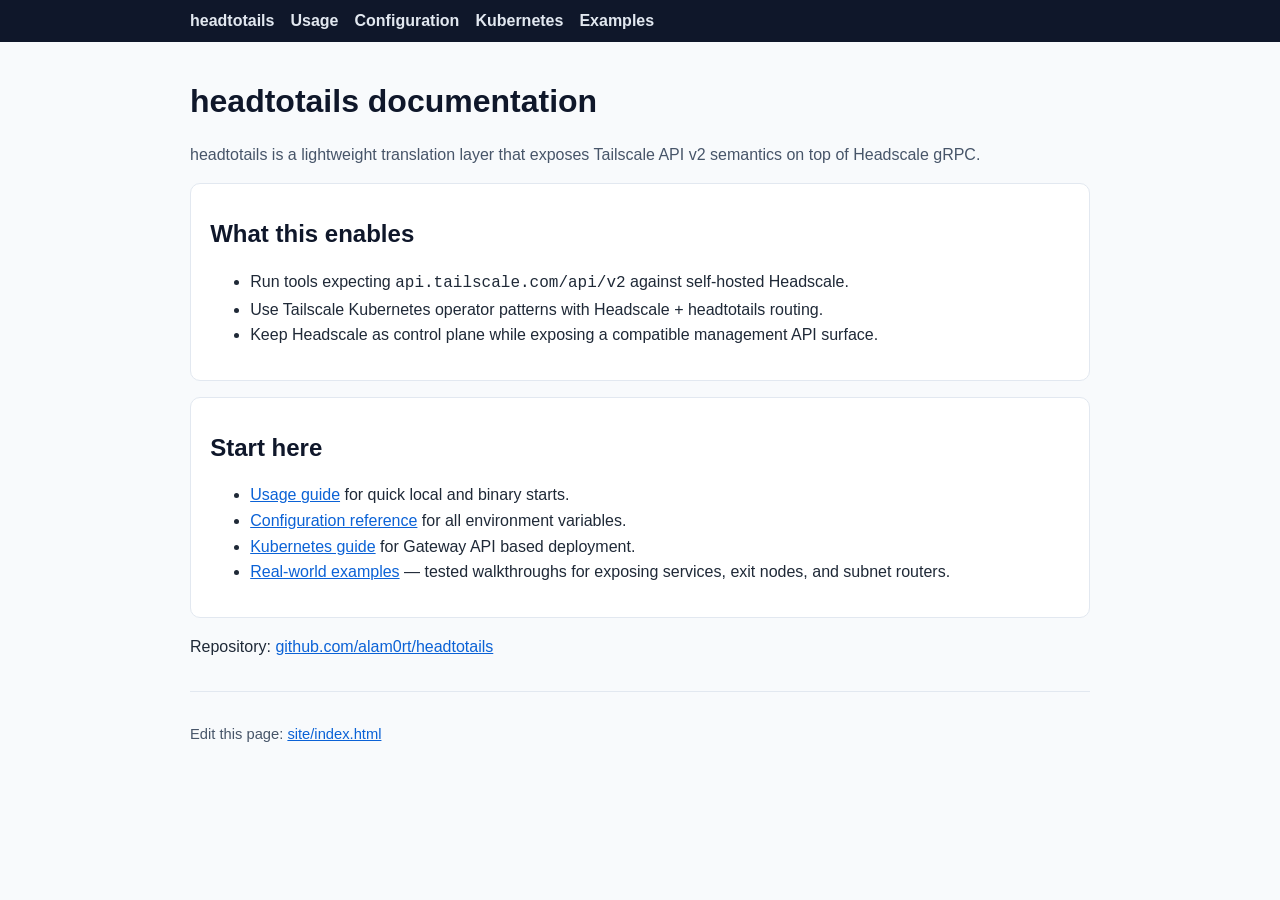
<file: site/index.html>
<!doctype html>
<html lang="en">
  <head>
    <meta charset="utf-8">
    <meta name="viewport" content="width=device-width, initial-scale=1">
    <title>headtotails Docs</title>
    <link rel="stylesheet" href="./styles.css">
  </head>
  <body>
    <nav class="nav">
      <div class="container">
        <a href="./index.html">headtotails</a>
        <a href="./usage.html">Usage</a>
        <a href="./configuration.html">Configuration</a>
        <a href="./kubernetes.html">Kubernetes</a>
        <a href="./examples.html">Examples</a>
      </div>
    </nav>

    <main class="container">
      <h1>headtotails documentation</h1>
      <p class="muted">
        headtotails is a lightweight translation layer that exposes Tailscale API v2
        semantics on top of Headscale gRPC.
      </p>

      <div class="card">
        <h2>What this enables</h2>
        <ul>
          <li>Run tools expecting <code>api.tailscale.com/api/v2</code> against self-hosted Headscale.</li>
          <li>Use Tailscale Kubernetes operator patterns with Headscale + headtotails routing.</li>
          <li>Keep Headscale as control plane while exposing a compatible management API surface.</li>
        </ul>
      </div>

      <div class="card">
        <h2>Start here</h2>
        <ul>
          <li><a href="./usage.html">Usage guide</a> for quick local and binary starts.</li>
          <li><a href="./configuration.html">Configuration reference</a> for all environment variables.</li>
          <li><a href="./kubernetes.html">Kubernetes guide</a> for Gateway API based deployment.</li>
          <li><a href="./examples.html">Real-world examples</a> — tested walkthroughs for exposing services, exit nodes, and subnet routers.</li>
        </ul>
      </div>

      <p>
        Repository: <a href="https://github.com/alam0rt/headtotails">github.com/alam0rt/headtotails</a>
      </p>

      <div class="footer">
        <p>
          Edit this page:
          <a href="https://github.com/alam0rt/headtotails/edit/main/site/index.html">site/index.html</a>
        </p>
      </div>
    </main>
  </body>
</html>
</file>
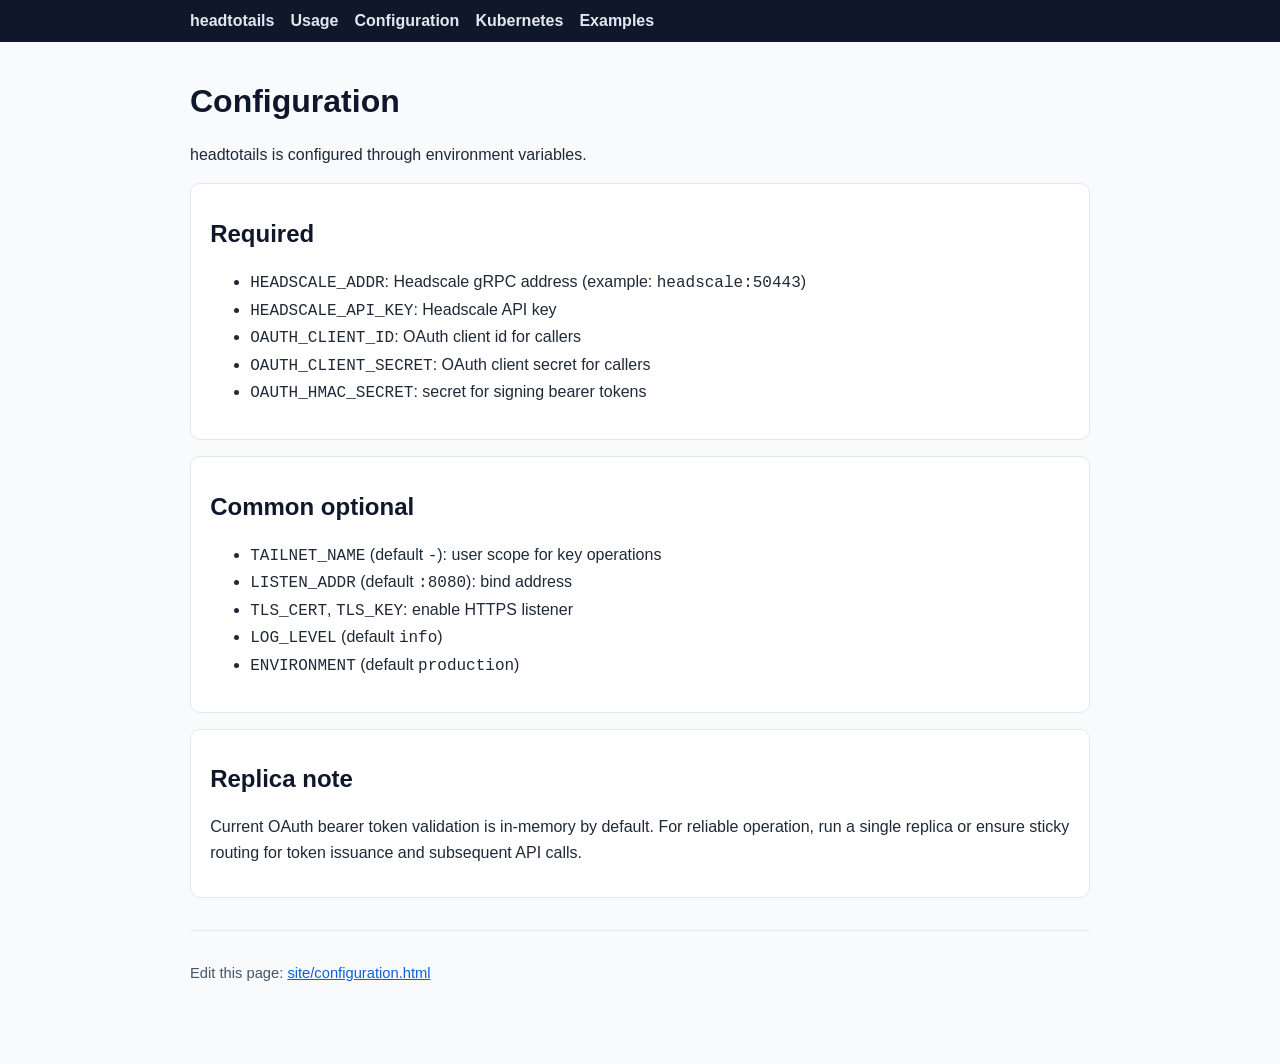
<file: site/configuration.html>
<!doctype html>
<html lang="en">
  <head>
    <meta charset="utf-8">
    <meta name="viewport" content="width=device-width, initial-scale=1">
    <title>headtotails Configuration</title>
    <link rel="stylesheet" href="./styles.css">
  </head>
  <body>
    <nav class="nav">
      <div class="container">
        <a href="./index.html">headtotails</a>
        <a href="./usage.html">Usage</a>
        <a href="./configuration.html">Configuration</a>
        <a href="./kubernetes.html">Kubernetes</a>
        <a href="./examples.html">Examples</a>
      </div>
    </nav>

    <main class="container">
      <h1>Configuration</h1>
      <p>headtotails is configured through environment variables.</p>

      <div class="card">
        <h2>Required</h2>
        <ul>
          <li><code>HEADSCALE_ADDR</code>: Headscale gRPC address (example: <code>headscale:50443</code>)</li>
          <li><code>HEADSCALE_API_KEY</code>: Headscale API key</li>
          <li><code>OAUTH_CLIENT_ID</code>: OAuth client id for callers</li>
          <li><code>OAUTH_CLIENT_SECRET</code>: OAuth client secret for callers</li>
          <li><code>OAUTH_HMAC_SECRET</code>: secret for signing bearer tokens</li>
        </ul>
      </div>

      <div class="card">
        <h2>Common optional</h2>
        <ul>
          <li><code>TAILNET_NAME</code> (default <code>-</code>): user scope for key operations</li>
          <li><code>LISTEN_ADDR</code> (default <code>:8080</code>): bind address</li>
          <li><code>TLS_CERT</code>, <code>TLS_KEY</code>: enable HTTPS listener</li>
          <li><code>LOG_LEVEL</code> (default <code>info</code>)</li>
          <li><code>ENVIRONMENT</code> (default <code>production</code>)</li>
        </ul>
      </div>

      <div class="card">
        <h2>Replica note</h2>
        <p>
          Current OAuth bearer token validation is in-memory by default. For reliable operation, run
          a single replica or ensure sticky routing for token issuance and subsequent API calls.
        </p>
      </div>

      <div class="footer">
        <p>
          Edit this page:
          <a href="https://github.com/alam0rt/headtotails/edit/main/site/configuration.html">site/configuration.html</a>
        </p>
      </div>
    </main>
  </body>
</html>
</file>
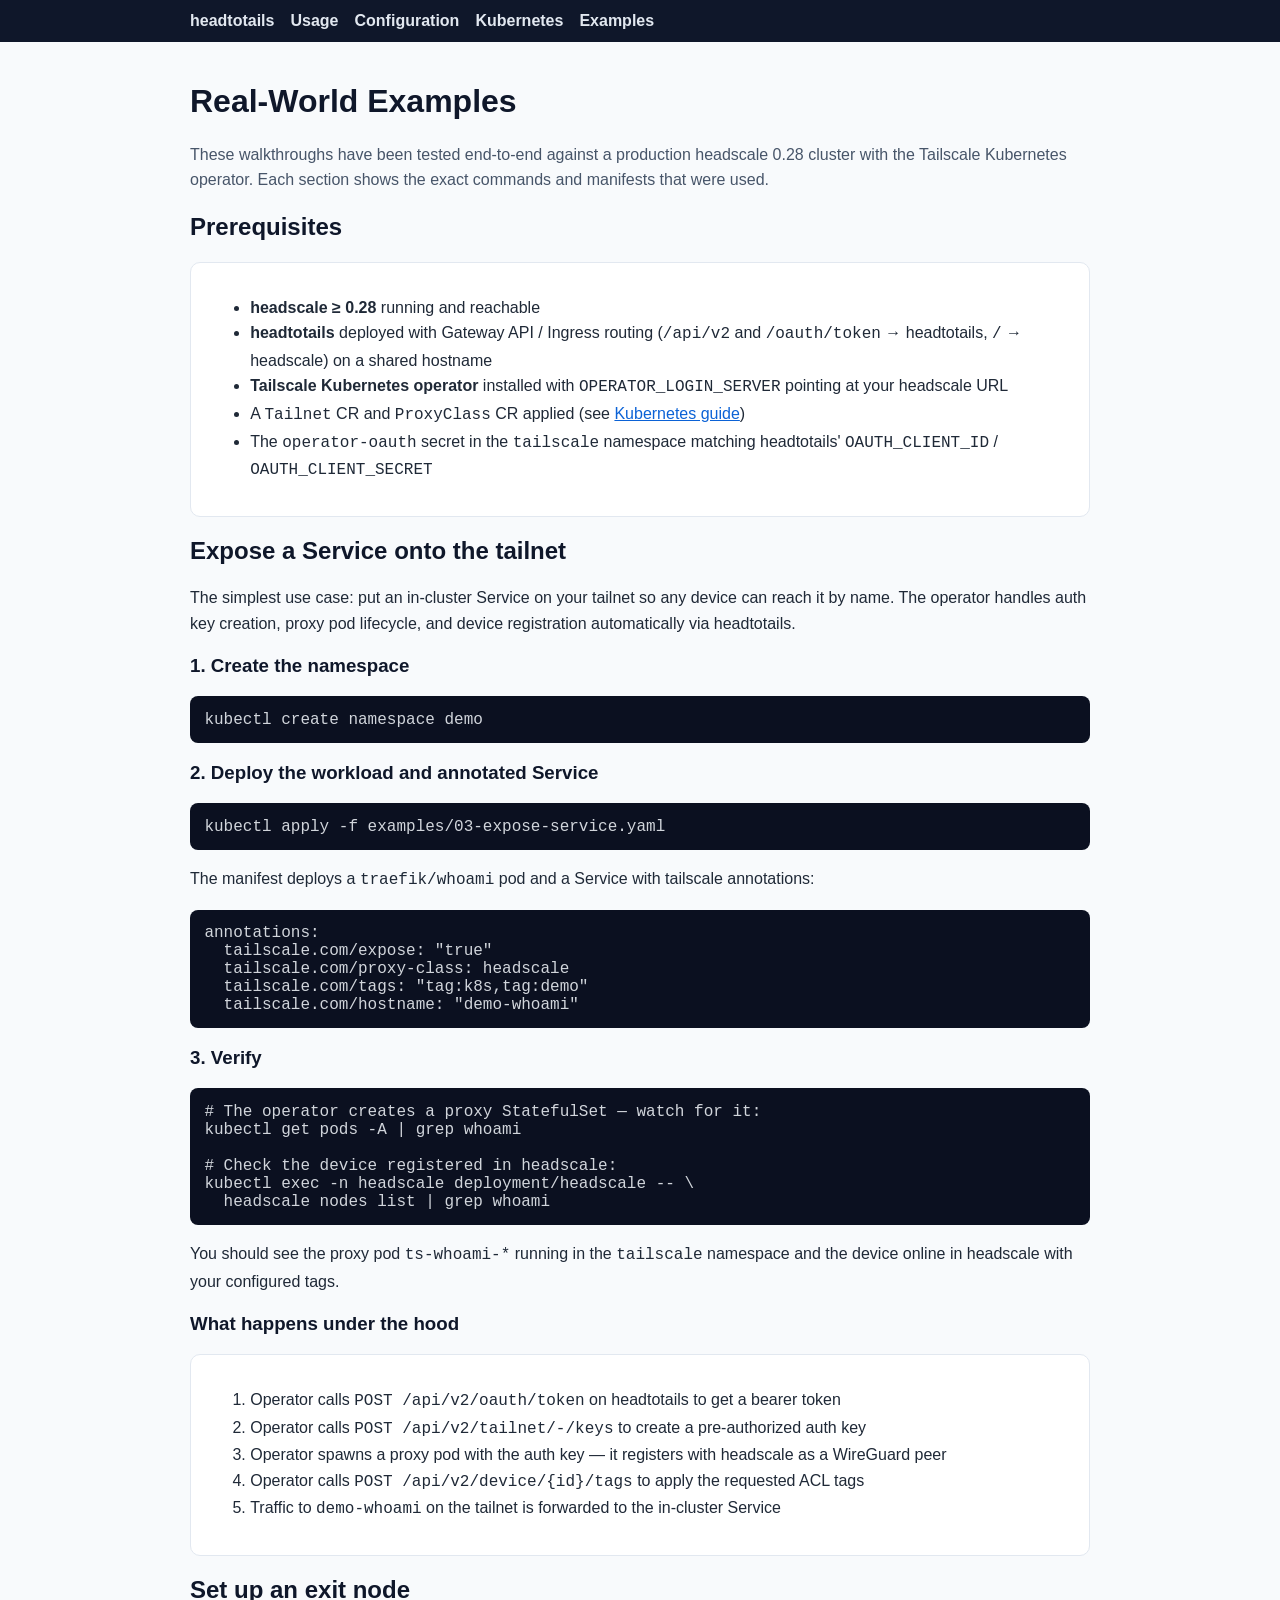
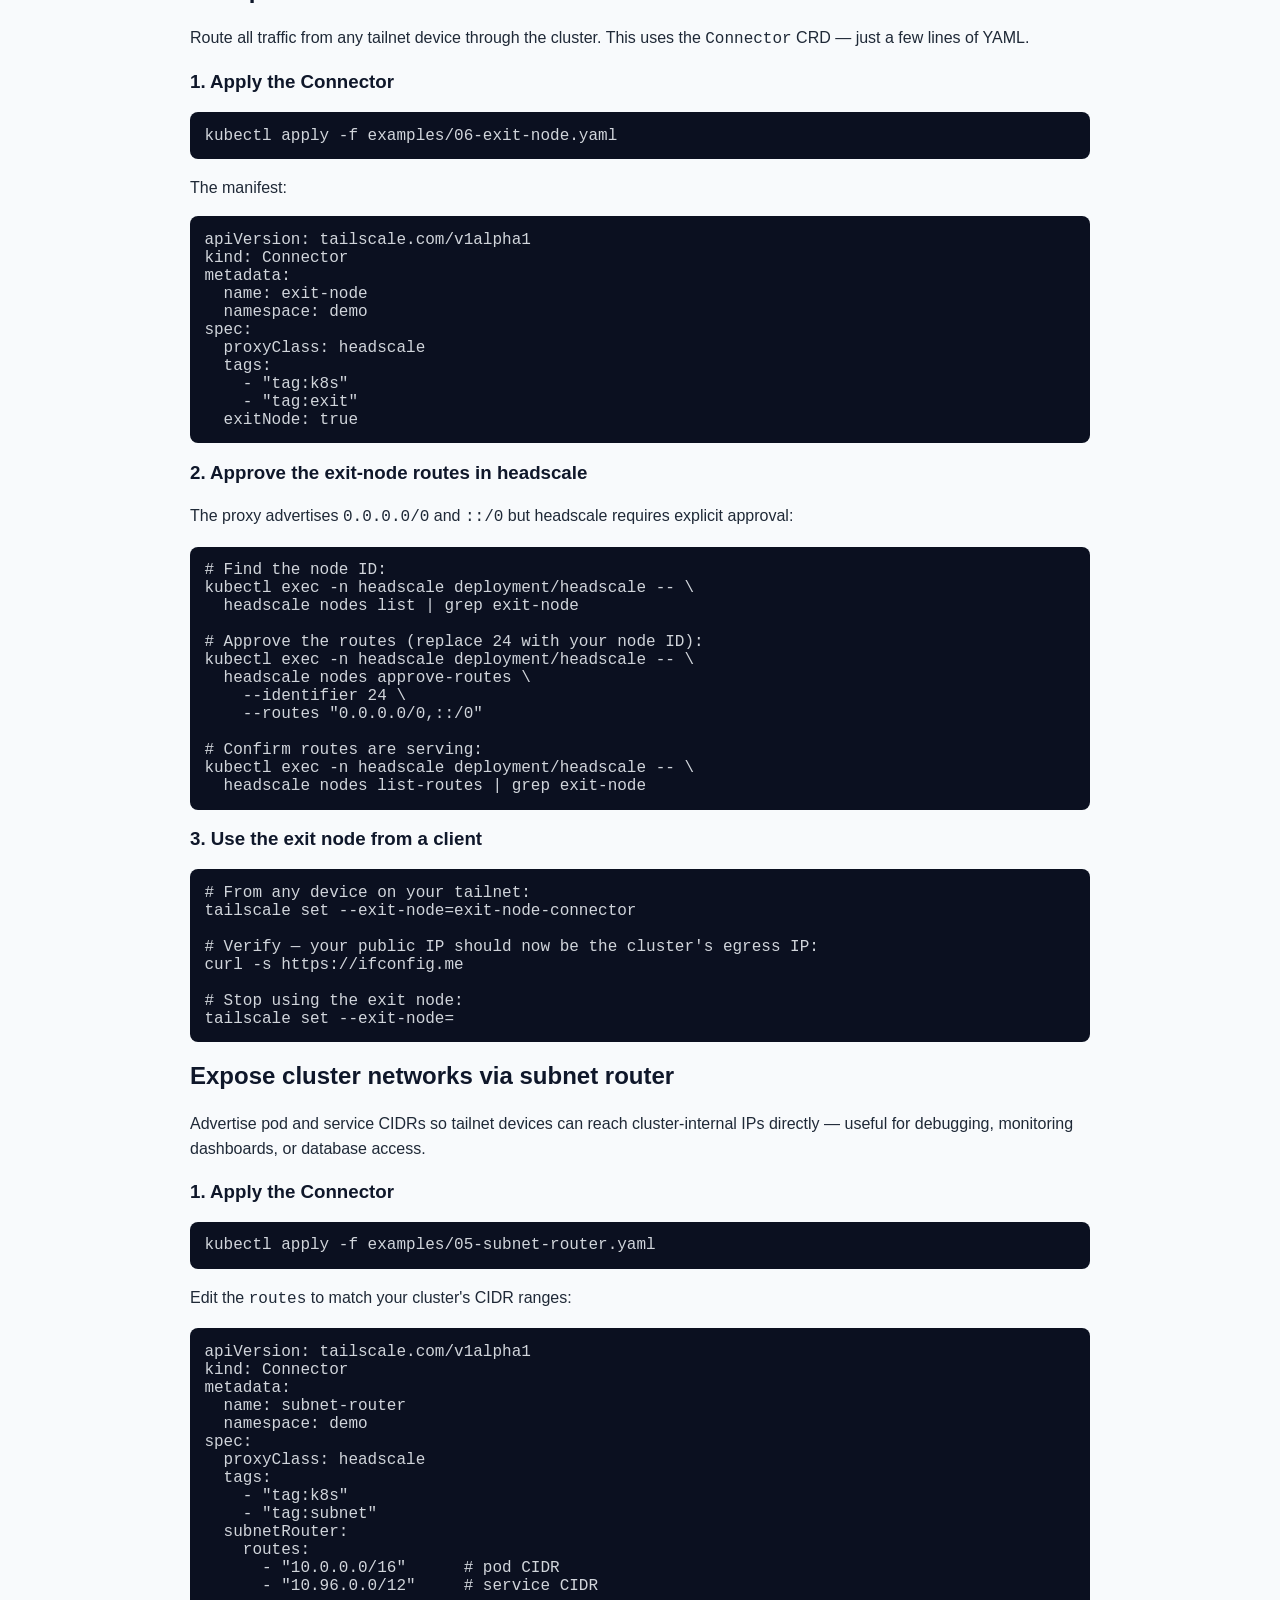
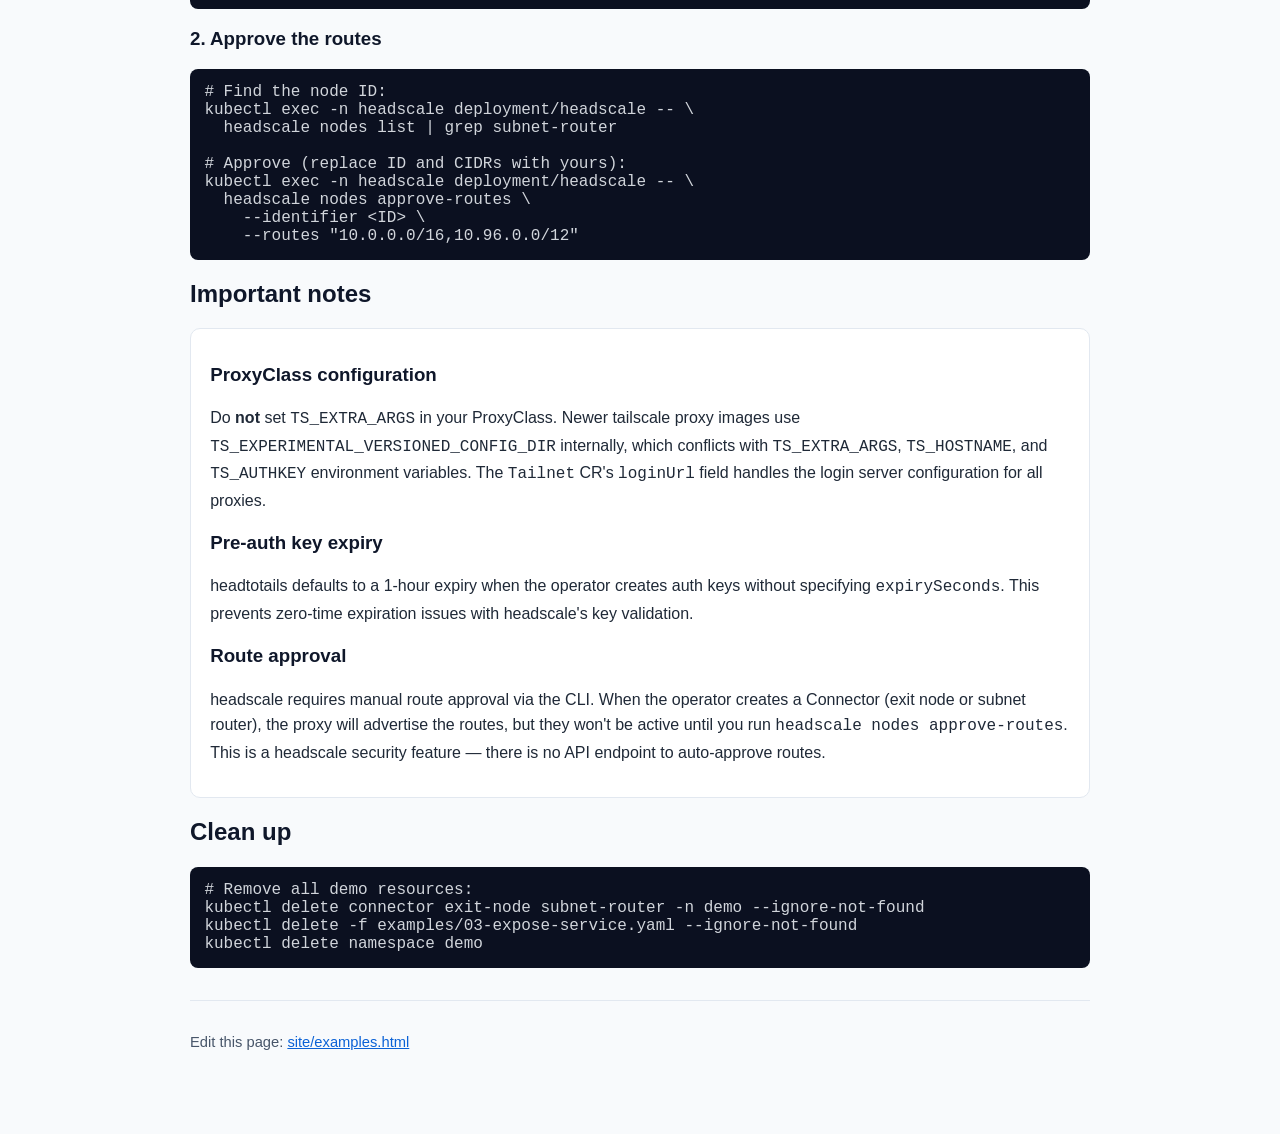
<file: site/examples.html>
<!doctype html>
<html lang="en">
  <head>
    <meta charset="utf-8">
    <meta name="viewport" content="width=device-width, initial-scale=1">
    <title>headtotails Examples</title>
    <link rel="stylesheet" href="./styles.css">
  </head>
  <body>
    <nav class="nav">
      <div class="container">
        <a href="./index.html">headtotails</a>
        <a href="./usage.html">Usage</a>
        <a href="./configuration.html">Configuration</a>
        <a href="./kubernetes.html">Kubernetes</a>
        <a href="./examples.html">Examples</a>
      </div>
    </nav>

    <main class="container">
      <h1>Real-World Examples</h1>
      <p class="muted">
        These walkthroughs have been tested end-to-end against a production
        headscale&nbsp;0.28 cluster with the Tailscale Kubernetes operator. Each
        section shows the exact commands and manifests that were used.
      </p>

      <h2 id="prerequisites">Prerequisites</h2>
      <div class="card">
        <ul>
          <li><strong>headscale&nbsp;≥&nbsp;0.28</strong> running and reachable</li>
          <li><strong>headtotails</strong> deployed with Gateway&nbsp;API / Ingress routing
              (<code>/api/v2</code> and <code>/oauth/token</code> → headtotails,
              <code>/</code> → headscale) on a shared hostname</li>
          <li><strong>Tailscale Kubernetes operator</strong> installed with
              <code>OPERATOR_LOGIN_SERVER</code> pointing at your headscale URL</li>
          <li>A <code>Tailnet</code> CR and <code>ProxyClass</code> CR applied
              (see <a href="./kubernetes.html">Kubernetes guide</a>)</li>
          <li>The <code>operator-oauth</code> secret in the <code>tailscale</code>
              namespace matching headtotails'
              <code>OAUTH_CLIENT_ID</code> / <code>OAUTH_CLIENT_SECRET</code></li>
        </ul>
      </div>

      <h2 id="expose-service">Expose a Service onto the tailnet</h2>
      <p>
        The simplest use case: put an in-cluster Service on your tailnet so any
        device can reach it by name. The operator handles auth key creation,
        proxy pod lifecycle, and device registration automatically via headtotails.
      </p>

      <h3>1. Create the namespace</h3>
      <pre><code>kubectl create namespace demo</code></pre>

      <h3>2. Deploy the workload and annotated Service</h3>
      <pre><code>kubectl apply -f examples/03-expose-service.yaml</code></pre>
      <p>The manifest deploys a <code>traefik/whoami</code> pod and a Service with
         tailscale annotations:</p>
      <pre><code>annotations:
  tailscale.com/expose: "true"
  tailscale.com/proxy-class: headscale
  tailscale.com/tags: "tag:k8s,tag:demo"
  tailscale.com/hostname: "demo-whoami"</code></pre>

      <h3>3. Verify</h3>
      <pre><code># The operator creates a proxy StatefulSet — watch for it:
kubectl get pods -A | grep whoami

# Check the device registered in headscale:
kubectl exec -n headscale deployment/headscale -- \
  headscale nodes list | grep whoami</code></pre>
      <p>
        You should see the proxy pod <code>ts-whoami-*</code> running in the
        <code>tailscale</code> namespace and the device online in headscale
        with your configured tags.
      </p>

      <h3>What happens under the hood</h3>
      <div class="card">
        <ol>
          <li>Operator calls <code>POST /api/v2/oauth/token</code> on headtotails to get a bearer token</li>
          <li>Operator calls <code>POST /api/v2/tailnet/-/keys</code> to create a pre-authorized auth key</li>
          <li>Operator spawns a proxy pod with the auth key — it registers with headscale as a WireGuard peer</li>
          <li>Operator calls <code>POST /api/v2/device/{id}/tags</code> to apply the requested ACL tags</li>
          <li>Traffic to <code>demo-whoami</code> on the tailnet is forwarded to the in-cluster Service</li>
        </ol>
      </div>

      <h2 id="exit-node">Set up an exit node</h2>
      <p>
        Route all traffic from any tailnet device through the cluster. This uses
        the <code>Connector</code> CRD — just a few lines of YAML.
      </p>

      <h3>1. Apply the Connector</h3>
      <pre><code>kubectl apply -f examples/06-exit-node.yaml</code></pre>
      <p>The manifest:</p>
      <pre><code>apiVersion: tailscale.com/v1alpha1
kind: Connector
metadata:
  name: exit-node
  namespace: demo
spec:
  proxyClass: headscale
  tags:
    - "tag:k8s"
    - "tag:exit"
  exitNode: true</code></pre>

      <h3>2. Approve the exit-node routes in headscale</h3>
      <p>
        The proxy advertises <code>0.0.0.0/0</code> and <code>::/0</code> but
        headscale requires explicit approval:
      </p>
      <pre><code># Find the node ID:
kubectl exec -n headscale deployment/headscale -- \
  headscale nodes list | grep exit-node

# Approve the routes (replace 24 with your node ID):
kubectl exec -n headscale deployment/headscale -- \
  headscale nodes approve-routes \
    --identifier 24 \
    --routes "0.0.0.0/0,::/0"

# Confirm routes are serving:
kubectl exec -n headscale deployment/headscale -- \
  headscale nodes list-routes | grep exit-node</code></pre>

      <h3>3. Use the exit node from a client</h3>
      <pre><code># From any device on your tailnet:
tailscale set --exit-node=exit-node-connector

# Verify — your public IP should now be the cluster's egress IP:
curl -s https://ifconfig.me

# Stop using the exit node:
tailscale set --exit-node=</code></pre>

      <h2 id="subnet-router">Expose cluster networks via subnet router</h2>
      <p>
        Advertise pod and service CIDRs so tailnet devices can reach cluster-internal
        IPs directly — useful for debugging, monitoring dashboards, or database access.
      </p>

      <h3>1. Apply the Connector</h3>
      <pre><code>kubectl apply -f examples/05-subnet-router.yaml</code></pre>
      <p>Edit the <code>routes</code> to match your cluster's CIDR ranges:</p>
      <pre><code>apiVersion: tailscale.com/v1alpha1
kind: Connector
metadata:
  name: subnet-router
  namespace: demo
spec:
  proxyClass: headscale
  tags:
    - "tag:k8s"
    - "tag:subnet"
  subnetRouter:
    routes:
      - "10.0.0.0/16"      # pod CIDR
      - "10.96.0.0/12"     # service CIDR</code></pre>

      <h3>2. Approve the routes</h3>
      <pre><code># Find the node ID:
kubectl exec -n headscale deployment/headscale -- \
  headscale nodes list | grep subnet-router

# Approve (replace ID and CIDRs with yours):
kubectl exec -n headscale deployment/headscale -- \
  headscale nodes approve-routes \
    --identifier &lt;ID&gt; \
    --routes "10.0.0.0/16,10.96.0.0/12"</code></pre>

      <h2 id="important-notes">Important notes</h2>
      <div class="card">
        <h3>ProxyClass configuration</h3>
        <p>
          Do <strong>not</strong> set <code>TS_EXTRA_ARGS</code> in your ProxyClass.
          Newer tailscale proxy images use <code>TS_EXPERIMENTAL_VERSIONED_CONFIG_DIR</code>
          internally, which conflicts with <code>TS_EXTRA_ARGS</code>, <code>TS_HOSTNAME</code>,
          and <code>TS_AUTHKEY</code> environment variables. The <code>Tailnet</code> CR's
          <code>loginUrl</code> field handles the login server configuration for all proxies.
        </p>

        <h3>Pre-auth key expiry</h3>
        <p>
          headtotails defaults to a 1-hour expiry when the operator creates auth keys
          without specifying <code>expirySeconds</code>. This prevents zero-time
          expiration issues with headscale's key validation.
        </p>

        <h3>Route approval</h3>
        <p>
          headscale requires manual route approval via the CLI. When the operator creates
          a Connector (exit node or subnet router), the proxy will advertise the routes,
          but they won't be active until you run
          <code>headscale nodes approve-routes</code>. This is a headscale security
          feature — there is no API endpoint to auto-approve routes.
        </p>
      </div>

      <h2 id="clean-up">Clean up</h2>
      <pre><code># Remove all demo resources:
kubectl delete connector exit-node subnet-router -n demo --ignore-not-found
kubectl delete -f examples/03-expose-service.yaml --ignore-not-found
kubectl delete namespace demo</code></pre>

      <div class="footer">
        <p>
          Edit this page:
          <a href="https://github.com/alam0rt/headtotails/edit/main/site/examples.html">site/examples.html</a>
        </p>
      </div>
    </main>
  </body>
</html>
</file>
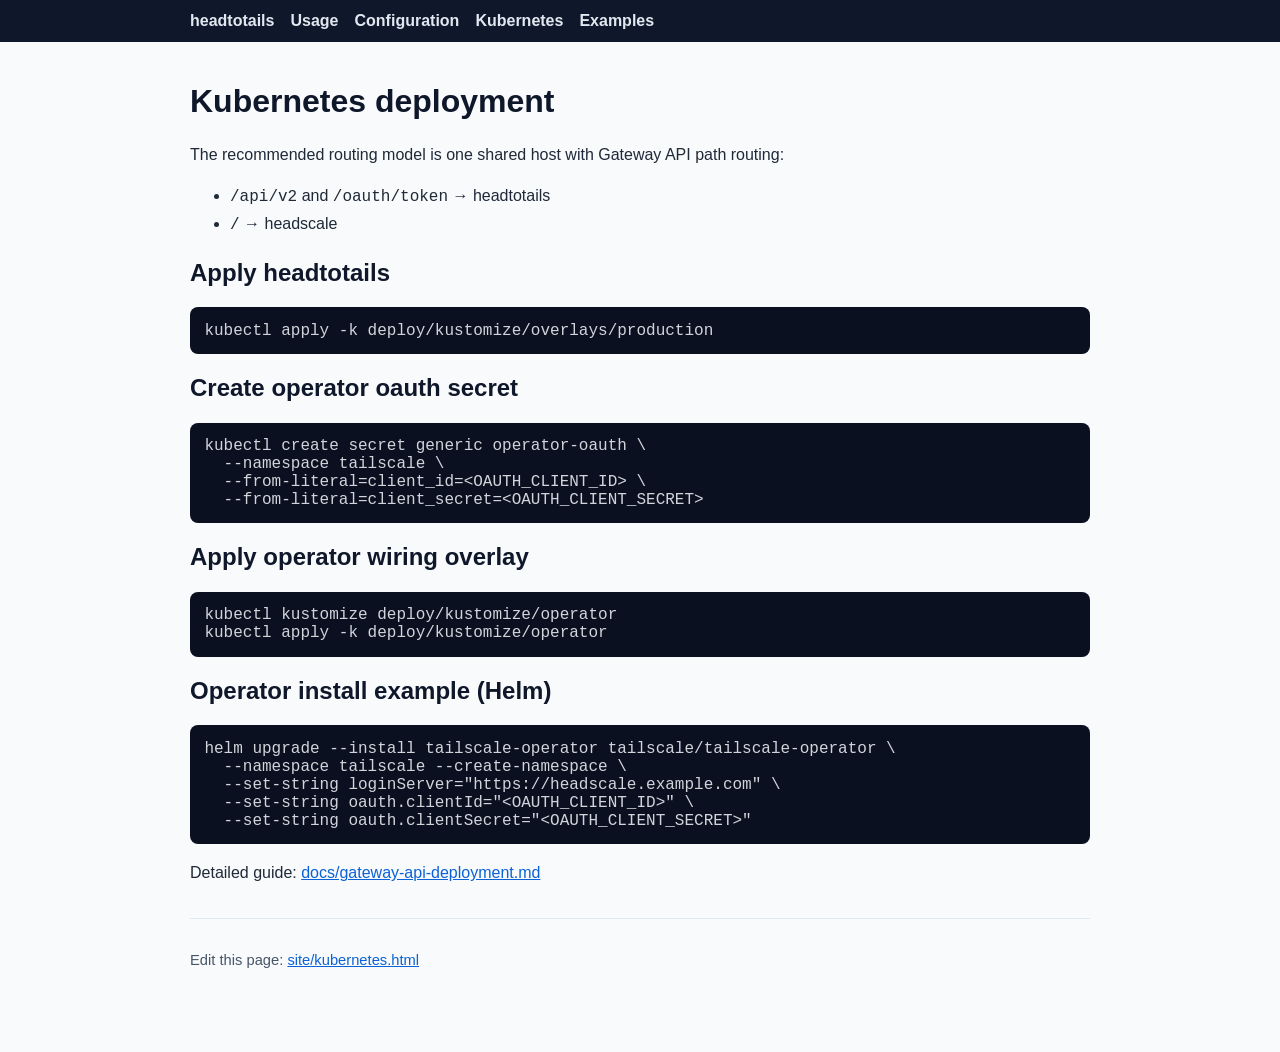
<file: site/kubernetes.html>
<!doctype html>
<html lang="en">
  <head>
    <meta charset="utf-8">
    <meta name="viewport" content="width=device-width, initial-scale=1">
    <title>headtotails Kubernetes</title>
    <link rel="stylesheet" href="./styles.css">
  </head>
  <body>
    <nav class="nav">
      <div class="container">
        <a href="./index.html">headtotails</a>
        <a href="./usage.html">Usage</a>
        <a href="./configuration.html">Configuration</a>
        <a href="./kubernetes.html">Kubernetes</a>
        <a href="./examples.html">Examples</a>
      </div>
    </nav>

    <main class="container">
      <h1>Kubernetes deployment</h1>
      <p>
        The recommended routing model is one shared host with Gateway API path routing:
      </p>
      <ul>
        <li><code>/api/v2</code> and <code>/oauth/token</code> → headtotails</li>
        <li><code>/</code> → headscale</li>
      </ul>

      <h2>Apply headtotails</h2>
      <pre><code>kubectl apply -k deploy/kustomize/overlays/production</code></pre>

      <h2>Create operator oauth secret</h2>
      <pre><code>kubectl create secret generic operator-oauth \
  --namespace tailscale \
  --from-literal=client_id=&lt;OAUTH_CLIENT_ID&gt; \
  --from-literal=client_secret=&lt;OAUTH_CLIENT_SECRET&gt;</code></pre>

      <h2>Apply operator wiring overlay</h2>
      <pre><code>kubectl kustomize deploy/kustomize/operator
kubectl apply -k deploy/kustomize/operator</code></pre>

      <h2>Operator install example (Helm)</h2>
      <pre><code>helm upgrade --install tailscale-operator tailscale/tailscale-operator \
  --namespace tailscale --create-namespace \
  --set-string loginServer="https://headscale.example.com" \
  --set-string oauth.clientId="&lt;OAUTH_CLIENT_ID&gt;" \
  --set-string oauth.clientSecret="&lt;OAUTH_CLIENT_SECRET&gt;"</code></pre>

      <p>
        Detailed guide: <a href="https://github.com/alam0rt/headtotails/blob/main/docs/gateway-api-deployment.md">docs/gateway-api-deployment.md</a>
      </p>

      <div class="footer">
        <p>
          Edit this page:
          <a href="https://github.com/alam0rt/headtotails/edit/main/site/kubernetes.html">site/kubernetes.html</a>
        </p>
      </div>
    </main>
  </body>
</html>
</file>
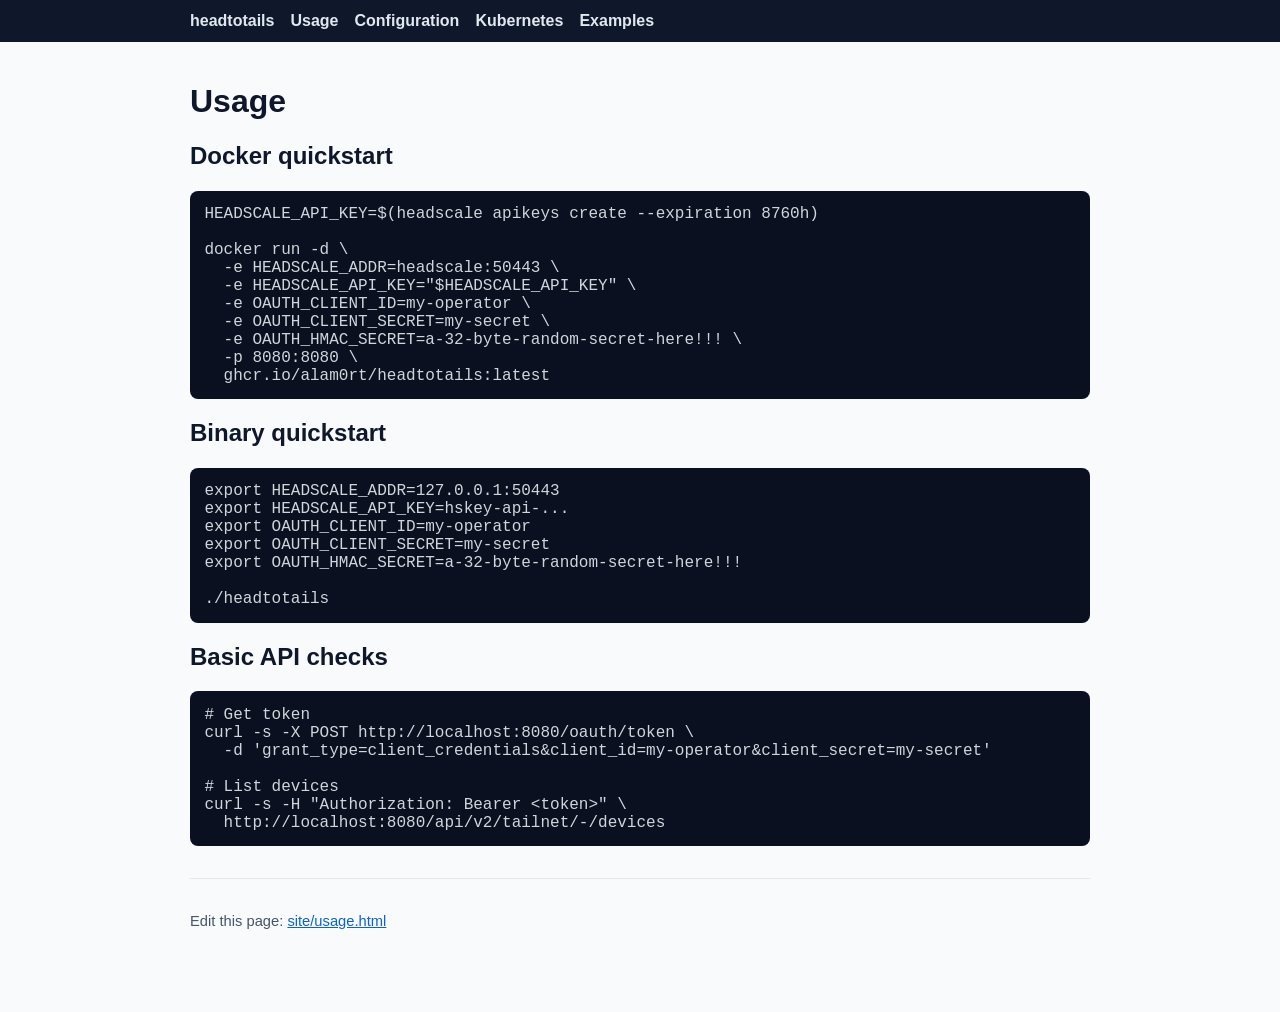
<file: site/usage.html>
<!doctype html>
<html lang="en">
  <head>
    <meta charset="utf-8">
    <meta name="viewport" content="width=device-width, initial-scale=1">
    <title>headtotails Usage</title>
    <link rel="stylesheet" href="./styles.css">
  </head>
  <body>
    <nav class="nav">
      <div class="container">
        <a href="./index.html">headtotails</a>
        <a href="./usage.html">Usage</a>
        <a href="./configuration.html">Configuration</a>
        <a href="./kubernetes.html">Kubernetes</a>
        <a href="./examples.html">Examples</a>
      </div>
    </nav>

    <main class="container">
      <h1>Usage</h1>

      <h2>Docker quickstart</h2>
      <pre><code>HEADSCALE_API_KEY=$(headscale apikeys create --expiration 8760h)

docker run -d \
  -e HEADSCALE_ADDR=headscale:50443 \
  -e HEADSCALE_API_KEY="$HEADSCALE_API_KEY" \
  -e OAUTH_CLIENT_ID=my-operator \
  -e OAUTH_CLIENT_SECRET=my-secret \
  -e OAUTH_HMAC_SECRET=a-32-byte-random-secret-here!!! \
  -p 8080:8080 \
  ghcr.io/alam0rt/headtotails:latest</code></pre>

      <h2>Binary quickstart</h2>
      <pre><code>export HEADSCALE_ADDR=127.0.0.1:50443
export HEADSCALE_API_KEY=hskey-api-...
export OAUTH_CLIENT_ID=my-operator
export OAUTH_CLIENT_SECRET=my-secret
export OAUTH_HMAC_SECRET=a-32-byte-random-secret-here!!!

./headtotails</code></pre>

      <h2>Basic API checks</h2>
      <pre><code># Get token
curl -s -X POST http://localhost:8080/oauth/token \
  -d 'grant_type=client_credentials&amp;client_id=my-operator&amp;client_secret=my-secret'

# List devices
curl -s -H "Authorization: Bearer &lt;token&gt;" \
  http://localhost:8080/api/v2/tailnet/-/devices</code></pre>

      <div class="footer">
        <p>
          Edit this page:
          <a href="https://github.com/alam0rt/headtotails/edit/main/site/usage.html">site/usage.html</a>
        </p>
      </div>
    </main>
  </body>
</html>
</file>
<file: site/styles.css>
body {
  margin: 0;
  font-family: -apple-system, BlinkMacSystemFont, "Segoe UI", Roboto, Helvetica, Arial, sans-serif;
  color: #1f2937;
  background: #f8fafc;
}

.container {
  max-width: 900px;
  margin: 0 auto;
  padding: 2rem 1rem 4rem;
}

.nav {
  background: #0f172a;
  color: #e2e8f0;
  padding: 0.75rem 1rem;
}

.nav .container {
  padding: 0;
  display: flex;
  gap: 1rem;
  align-items: center;
}

.nav a {
  color: #e2e8f0;
  text-decoration: none;
  font-weight: 600;
}

.nav a:hover {
  text-decoration: underline;
}

h1, h2, h3 {
  color: #0f172a;
  line-height: 1.2;
}

h1 {
  margin-top: 0.5rem;
}

p, li {
  line-height: 1.6;
}

code, pre {
  font-family: ui-monospace, SFMono-Regular, Menlo, Monaco, Consolas, "Liberation Mono", "Courier New", monospace;
}

pre {
  background: #0b1020;
  color: #d1d5db;
  padding: 0.9rem;
  border-radius: 8px;
  overflow-x: auto;
}

.card {
  background: #ffffff;
  border: 1px solid #e2e8f0;
  border-radius: 10px;
  padding: 1rem 1.2rem;
  margin: 1rem 0;
}

.muted {
  color: #475569;
}

a {
  color: #0b62d6;
}

.footer {
  margin-top: 2rem;
  padding-top: 1rem;
  border-top: 1px solid #e2e8f0;
  color: #475569;
  font-size: 0.92rem;
}
</file>
